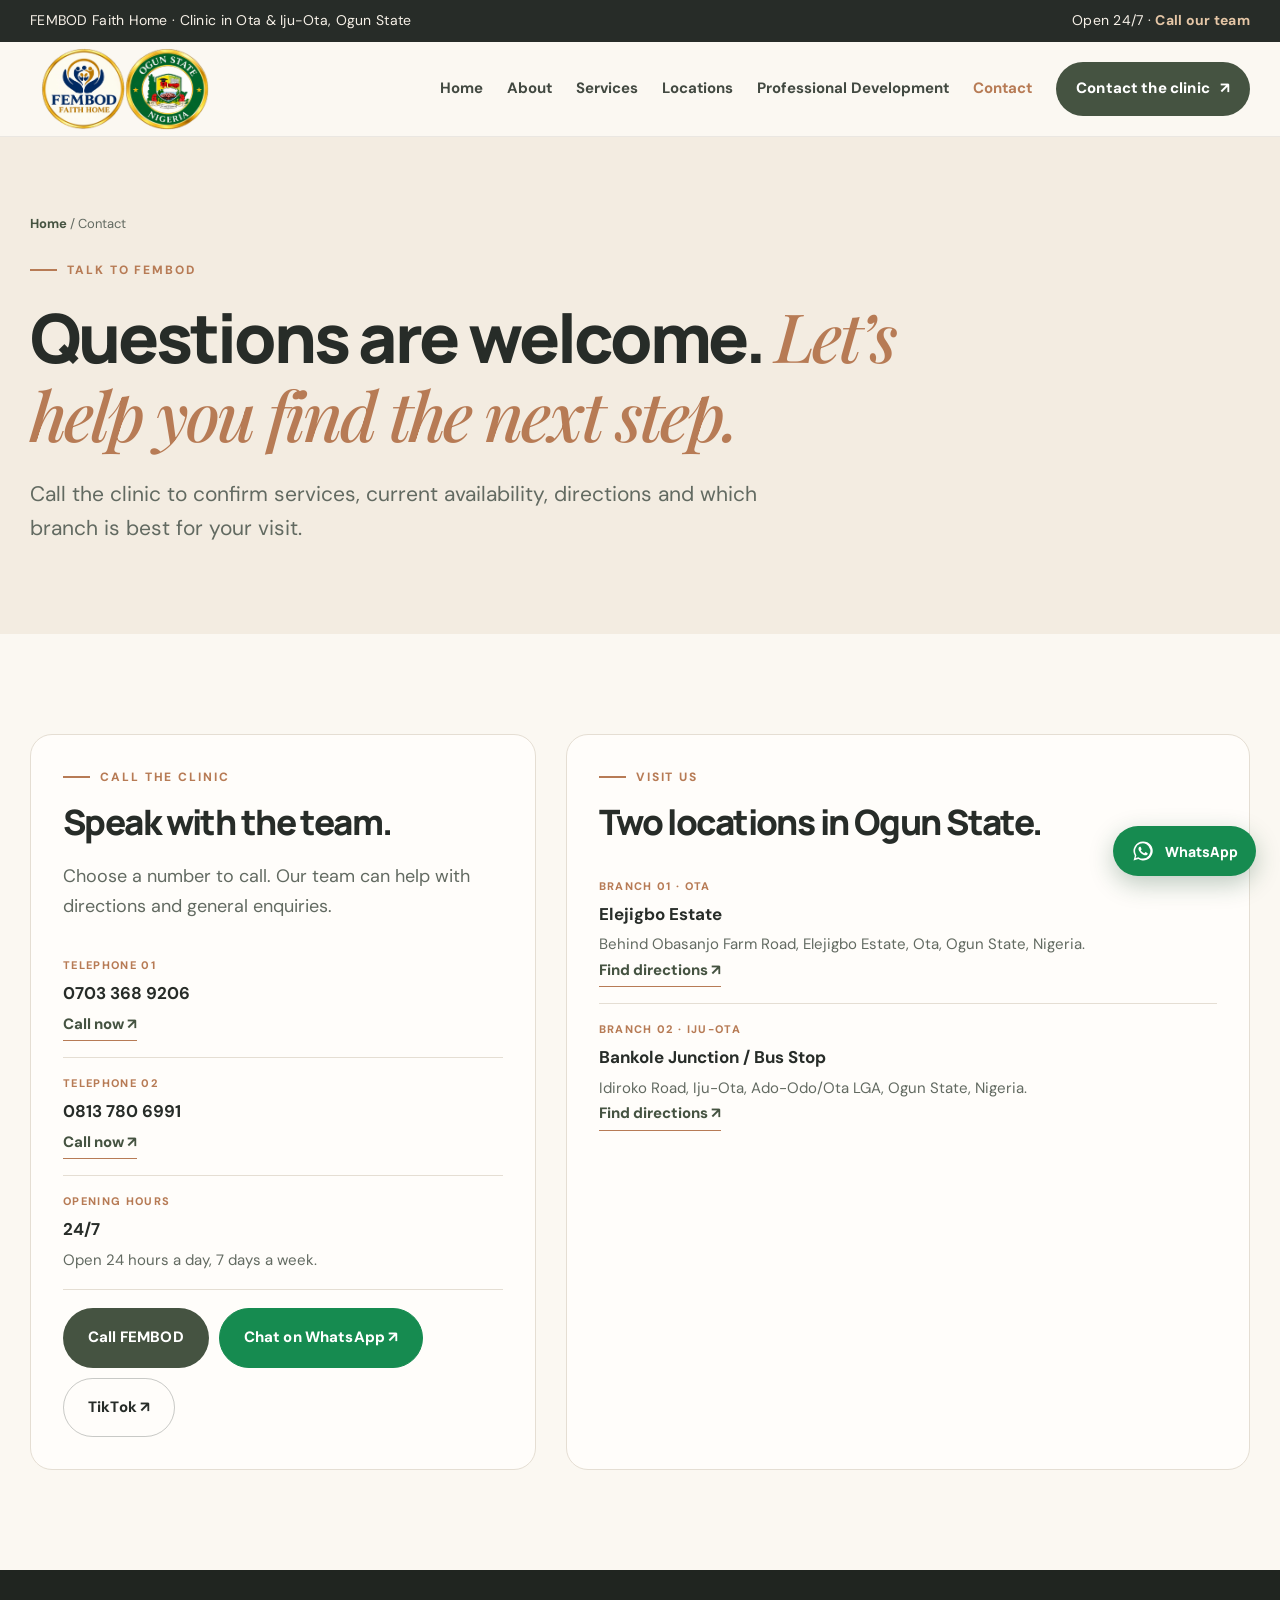
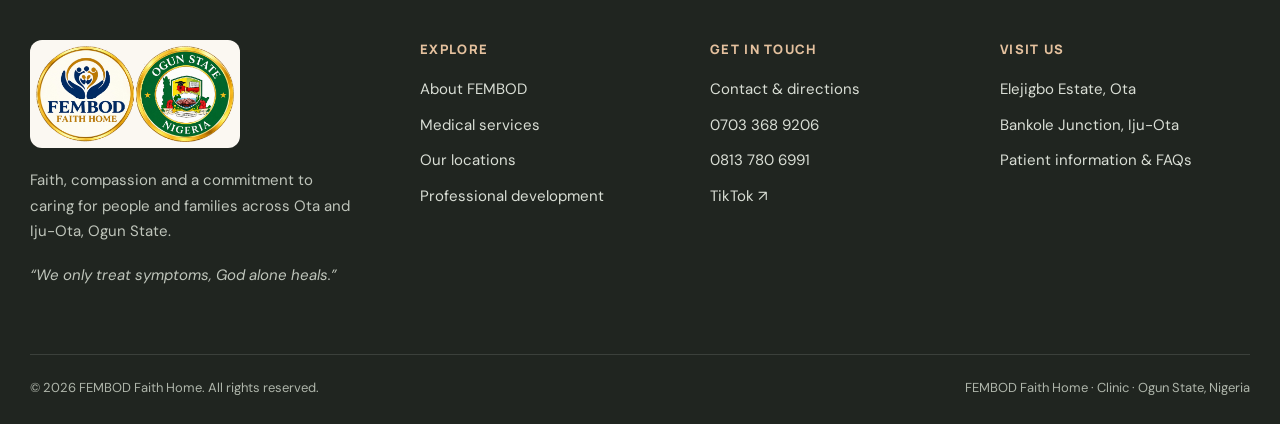
<file: contact.html>
<!doctype html><html lang="en"><head><meta charset="utf-8"><meta name="viewport" content="width=device-width,initial-scale=1"><meta name="theme-color" content="#272c28"><title>Contact FEMBOD Faith Home | Phone, Hours & Directions</title><meta name="description" content="Contact FEMBOD Faith Home in Ota and Iju-Ota, Ogun State. Find phone numbers, 24/7 opening information and directions to both locations."><link rel="icon" href="assets/favicon.svg" type="image/svg+xml"><link rel="stylesheet" href="styles.css"></head><body><div class="topline"><div class="container"><span>FEMBOD Faith Home · Clinic in Ota &amp; Iju-Ota, Ogun State</span><span>Open 24/7 · <a href="tel:+2347033689206">Call our team</a></span></div></div>
<header class="site-header"><div class="container nav-wrap"><a class="brand" href="index.html" aria-label="FEMBOD Faith Home homepage"><img src="assets/fembod-faith-home-ogun-seal.png" alt="FEMBOD Faith Home logo"></a><button type="button" class="menu-toggle" aria-label="Open navigation" aria-expanded="false">☰</button><nav class="nav" aria-label="Main navigation"><a href="index.html" class="">Home</a><a href="about.html" class="">About</a><a href="services.html" class="">Services</a><a href="locations.html" class="">Locations</a><a href="professional-development.html" class="">Professional Development</a><a href="contact.html" class="active">Contact</a><a href="contact.html" class="btn">Contact the clinic <span aria-hidden="true">↗</span></a></nav></div></header>
<main><section class="page-hero"><div class="container"><div class="breadcrumb"><a href="index.html">Home</a> / Contact</div><div class="eyebrow">Talk to FEMBOD</div><h1>Questions are welcome. <span class="display-serif">Let’s help you find the next step.</span></h1><p class="lead">Call the clinic to confirm services, current availability, directions and which branch is best for your visit.</p></div></section>
<section class="section"><div class="container contact-grid"><div class="contact-card"><div class="eyebrow">Call the clinic</div><h2 style="font-size:35px;margin-top:16px">Speak with the team.</h2><p>Choose a number to call. Our team can help with directions and general enquiries.</p><div class="contact-detail"><small>Telephone 01</small><strong><a href="tel:+2347033689206">0703 368 9206</a></strong><p><a class="text-link" href="tel:+2347033689206">Call now ↗</a></p></div><div class="contact-detail"><small>Telephone 02</small><strong><a href="tel:+2348137806991">0813 780 6991</a></strong><p><a class="text-link" href="tel:+2348137806991">Call now ↗</a></p></div><div class="contact-detail"><small>Opening hours</small><strong>24/7</strong><p>Open 24 hours a day, 7 days a week.</p></div><div class="contact-actions"><a class="btn" href="tel:+2347033689206">Call FEMBOD</a><a class="btn whatsapp-inline" href="https://wa.me/2347033689206?text=Hello%20FEMBOD%20Faith%20Home%2C%20I%20would%20like%20to%20make%20an%20enquiry." target="_blank" rel="noopener noreferrer">Chat on WhatsApp ↗</a><a class="btn btn-outline" href="https://www.tiktok.com/@olorioloyede01" target="_blank" rel="noopener">TikTok ↗</a></div></div>
<div class="contact-card"><div class="eyebrow">Visit us</div><h2 style="font-size:35px;margin-top:16px">Two locations in Ogun State.</h2><div class="contact-detail"><small>Branch 01 · Ota</small><strong>Elejigbo Estate</strong><p>Behind Obasanjo Farm Road, Elejigbo Estate, Ota, Ogun State, Nigeria.</p><p><a class="text-link" href="https://www.google.com/maps/search/?api=1&query=Elejigbo+Estate+behind+Obasanjo+Farm+Road+Ota+Ogun+State" target="_blank" rel="noopener">Find directions ↗</a></p></div><div class="contact-detail"><small>Branch 02 · Iju-Ota</small><strong>Bankole Junction / Bus Stop</strong><p>Idiroko Road, Iju-Ota, Ado-Odo/Ota LGA, Ogun State, Nigeria.</p><p><a class="text-link" href="https://www.google.com/maps/search/?api=1&query=Bankole+Junction+Bus+Stop+Idiroko+Road+Iju-Ota+Ogun+State" target="_blank" rel="noopener">Find directions ↗</a></p></div></div></div></section></main><footer class="footer"><div class="container"><div class="footer-grid">
<div><a href="index.html"><img class="footer-logo" src="assets/fembod-faith-home-ogun-seal.png" alt="FEMBOD Faith Home"></a><p>Faith, compassion and a commitment to caring for people and families across Ota and Iju-Ota, Ogun State.</p><p><em>“We only treat symptoms, God alone heals.”</em></p></div>
<div><h4>Explore</h4><div class="footer-links"><a href="about.html">About FEMBOD</a><a href="services.html">Medical services</a><a href="locations.html">Our locations</a><a href="professional-development.html">Professional development</a></div></div>
<div><h4>Get in touch</h4><div class="footer-links"><a href="contact.html">Contact &amp; directions</a><a href="tel:+2347033689206">0703 368 9206</a><a href="tel:+2348137806991">0813 780 6991</a><a href="https://www.tiktok.com/@olorioloyede01" target="_blank" rel="noopener">TikTok ↗</a></div></div>
<div><h4>Visit us</h4><div class="footer-links"><a href="locations.html#ota">Elejigbo Estate, Ota</a><a href="locations.html#ijuota">Bankole Junction, Iju-Ota</a><a href="faq.html">Patient information &amp; FAQs</a></div></div>
</div><div class="footer-bottom"><span>© <span data-year></span> FEMBOD Faith Home. All rights reserved.</span><span>FEMBOD Faith Home · Clinic · Ogun State, Nigeria</span></div></div></footer>
<div class="mobile-call"><a class="btn" href="tel:+2347033689206">Call 0703 368 9206</a><a class="btn btn-copper" href="locations.html">Find a branch</a></div><a class="whatsapp-float" href="https://wa.me/2347033689206?text=Hello%20FEMBOD%20Faith%20Home%2C%20I%20would%20like%20to%20make%20an%20enquiry." target="_blank" rel="noopener noreferrer" aria-label="Chat with FEMBOD Faith Home on WhatsApp" title="Chat with us on WhatsApp"><svg viewBox="0 0 32 32" aria-hidden="true" focusable="false"><path d="M16.02 3.2A12.66 12.66 0 0 0 5.1 22.25L3.4 28.5l6.4-1.68A12.7 12.7 0 1 0 16.02 3.2Zm0 22.96c-2 0-3.95-.54-5.65-1.57l-.4-.24-3.8 1 1.02-3.7-.26-.42a10.2 10.2 0 1 1 9.09 4.93Zm5.6-7.64c-.3-.15-1.78-.88-2.05-.98-.28-.1-.48-.15-.68.15-.2.3-.78.98-.96 1.18-.18.2-.35.22-.65.07-.3-.15-1.27-.47-2.42-1.5-.9-.8-1.5-1.78-1.68-2.08-.18-.3-.02-.46.13-.61.14-.13.3-.35.45-.52.15-.18.2-.3.3-.5.1-.2.05-.38-.03-.53-.08-.15-.68-1.64-.93-2.25-.24-.58-.49-.5-.68-.51h-.58c-.2 0-.53.08-.8.38-.28.3-1.05 1.03-1.05 2.5s1.08 2.9 1.23 3.1c.15.2 2.12 3.24 5.13 4.54.72.31 1.28.5 1.72.64.72.23 1.38.2 1.9.12.58-.09 1.78-.73 2.03-1.43.25-.7.25-1.3.18-1.43-.08-.13-.28-.2-.58-.35Z"/></svg><span>WhatsApp</span></a><script src="script.js"></script></body></html>
</file>
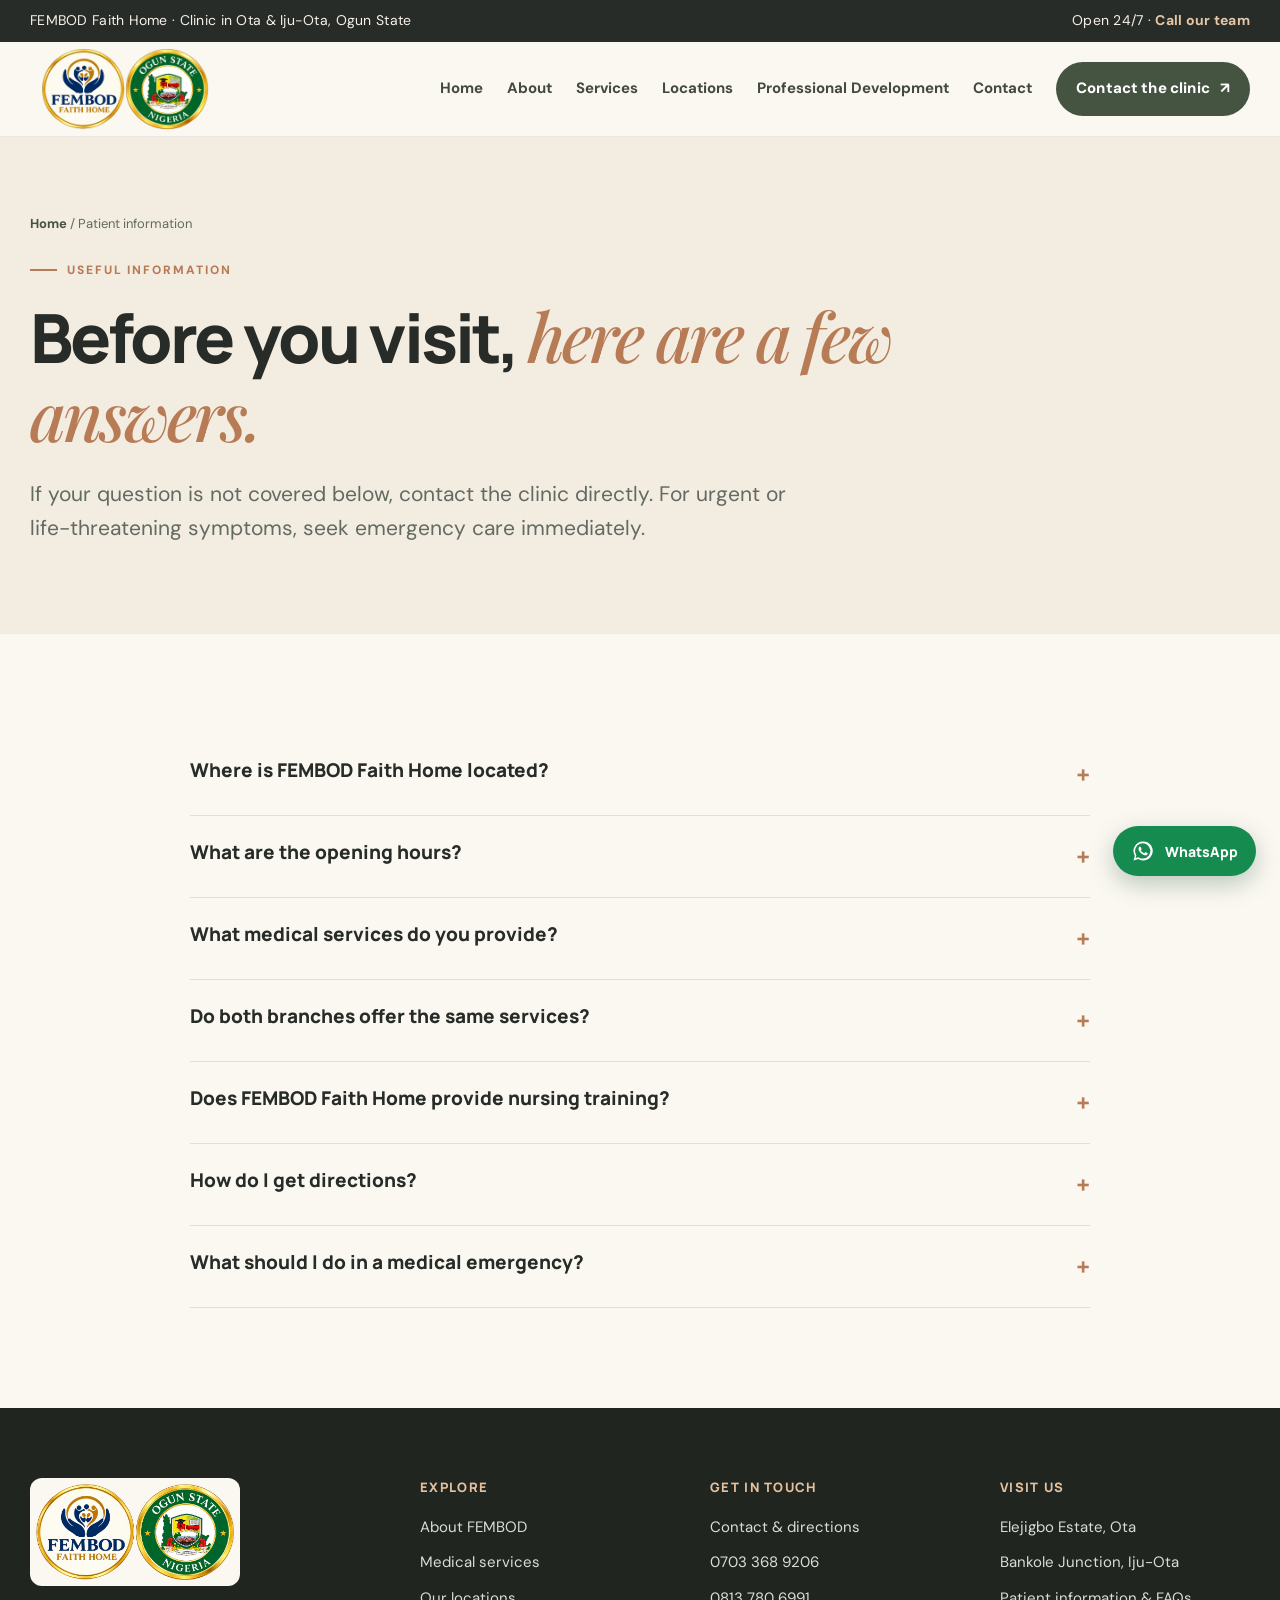
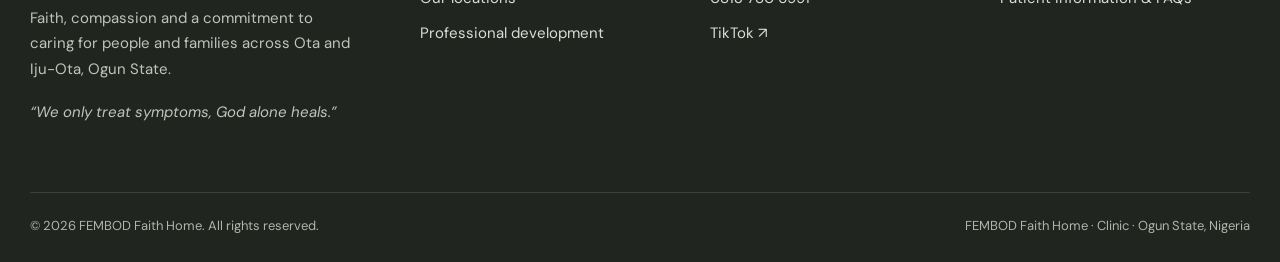
<file: faq.html>
<!doctype html><html lang="en"><head><meta charset="utf-8"><meta name="viewport" content="width=device-width,initial-scale=1"><meta name="theme-color" content="#272c28"><title>Patient Information & FAQs | FEMBOD Faith Home</title><meta name="description" content="Answers to common questions about FEMBOD Faith Home locations, opening hours, service enquiries and professional development."><link rel="icon" href="assets/favicon.svg" type="image/svg+xml"><link rel="stylesheet" href="styles.css"></head><body><div class="topline"><div class="container"><span>FEMBOD Faith Home · Clinic in Ota &amp; Iju-Ota, Ogun State</span><span>Open 24/7 · <a href="tel:+2347033689206">Call our team</a></span></div></div>
<header class="site-header"><div class="container nav-wrap"><a class="brand" href="index.html" aria-label="FEMBOD Faith Home homepage"><img src="assets/fembod-faith-home-ogun-seal.png" alt="FEMBOD Faith Home logo"></a><button type="button" class="menu-toggle" aria-label="Open navigation" aria-expanded="false">☰</button><nav class="nav" aria-label="Main navigation"><a href="index.html" class="">Home</a><a href="about.html" class="">About</a><a href="services.html" class="">Services</a><a href="locations.html" class="">Locations</a><a href="professional-development.html" class="">Professional Development</a><a href="contact.html" class="">Contact</a><a href="contact.html" class="btn">Contact the clinic <span aria-hidden="true">↗</span></a></nav></div></header>
<main><section class="page-hero"><div class="container"><div class="breadcrumb"><a href="index.html">Home</a> / Patient information</div><div class="eyebrow">Useful information</div><h1>Before you visit, <span class="display-serif">here are a few answers.</span></h1><p class="lead">If your question is not covered below, contact the clinic directly. For urgent or life-threatening symptoms, seek emergency care immediately.</p></div></section>
<section class="section"><div class="container faq-list">
<details><summary>Where is FEMBOD Faith Home located?</summary><p>FEMBOD Faith Home has two locations: Elejigbo Estate, behind Obasanjo Farm Road, Ota; and Bankole Junction / Bus Stop, Idiroko Road, Iju-Ota, Ogun State. Visit the Locations page and select “Find directions” for your preferred branch.</p></details>
<details><summary>What are the opening hours?</summary><p>FEMBOD Faith Home is listed as open 24 hours a day, seven days a week. Contact the team before visiting if you have a specific enquiry.</p></details>
<details><summary>What medical services do you provide?</summary><p>Contact FEMBOD Faith Home directly for the latest information about available medical services.</p></details>
<details><summary>Do both branches offer the same services?</summary><p>Service availability may differ by location. Contact the team to find out which branch can assist you.</p></details>
<details><summary>Does FEMBOD Faith Home provide nursing training?</summary><p>Visit the Professional Development page or contact FEMBOD Faith Home for information about current learning opportunities, eligibility and supervision.</p></details>
<details><summary>How do I get directions?</summary><p>Visit the Locations page and select “Find directions” for your preferred branch. You can also contact the clinic if you need help.</p></details>
<details><summary>What should I do in a medical emergency?</summary><p>If someone may be in immediate danger or has severe symptoms, contact an appropriate emergency service or go to the nearest suitable emergency facility. Do not delay urgent care while waiting for a website response.</p></details>
</div></section></main><footer class="footer"><div class="container"><div class="footer-grid">
<div><a href="index.html"><img class="footer-logo" src="assets/fembod-faith-home-ogun-seal.png" alt="FEMBOD Faith Home"></a><p>Faith, compassion and a commitment to caring for people and families across Ota and Iju-Ota, Ogun State.</p><p><em>“We only treat symptoms, God alone heals.”</em></p></div>
<div><h4>Explore</h4><div class="footer-links"><a href="about.html">About FEMBOD</a><a href="services.html">Medical services</a><a href="locations.html">Our locations</a><a href="professional-development.html">Professional development</a></div></div>
<div><h4>Get in touch</h4><div class="footer-links"><a href="contact.html">Contact &amp; directions</a><a href="tel:+2347033689206">0703 368 9206</a><a href="tel:+2348137806991">0813 780 6991</a><a href="https://www.tiktok.com/@olorioloyede01" target="_blank" rel="noopener">TikTok ↗</a></div></div>
<div><h4>Visit us</h4><div class="footer-links"><a href="locations.html#ota">Elejigbo Estate, Ota</a><a href="locations.html#ijuota">Bankole Junction, Iju-Ota</a><a href="faq.html">Patient information &amp; FAQs</a></div></div>
</div><div class="footer-bottom"><span>© <span data-year></span> FEMBOD Faith Home. All rights reserved.</span><span>FEMBOD Faith Home · Clinic · Ogun State, Nigeria</span></div></div></footer>
<div class="mobile-call"><a class="btn" href="tel:+2347033689206">Call 0703 368 9206</a><a class="btn btn-copper" href="locations.html">Find a branch</a></div><a class="whatsapp-float" href="https://wa.me/2347033689206?text=Hello%20FEMBOD%20Faith%20Home%2C%20I%20would%20like%20to%20make%20an%20enquiry." target="_blank" rel="noopener noreferrer" aria-label="Chat with FEMBOD Faith Home on WhatsApp" title="Chat with us on WhatsApp"><svg viewBox="0 0 32 32" aria-hidden="true" focusable="false"><path d="M16.02 3.2A12.66 12.66 0 0 0 5.1 22.25L3.4 28.5l6.4-1.68A12.7 12.7 0 1 0 16.02 3.2Zm0 22.96c-2 0-3.95-.54-5.65-1.57l-.4-.24-3.8 1 1.02-3.7-.26-.42a10.2 10.2 0 1 1 9.09 4.93Zm5.6-7.64c-.3-.15-1.78-.88-2.05-.98-.28-.1-.48-.15-.68.15-.2.3-.78.98-.96 1.18-.18.2-.35.22-.65.07-.3-.15-1.27-.47-2.42-1.5-.9-.8-1.5-1.78-1.68-2.08-.18-.3-.02-.46.13-.61.14-.13.3-.35.45-.52.15-.18.2-.3.3-.5.1-.2.05-.38-.03-.53-.08-.15-.68-1.64-.93-2.25-.24-.58-.49-.5-.68-.51h-.58c-.2 0-.53.08-.8.38-.28.3-1.05 1.03-1.05 2.5s1.08 2.9 1.23 3.1c.15.2 2.12 3.24 5.13 4.54.72.31 1.28.5 1.72.64.72.23 1.38.2 1.9.12.58-.09 1.78-.73 2.03-1.43.25-.7.25-1.3.18-1.43-.08-.13-.28-.2-.58-.35Z"/></svg><span>WhatsApp</span></a><script src="script.js"></script></body></html>
</file>
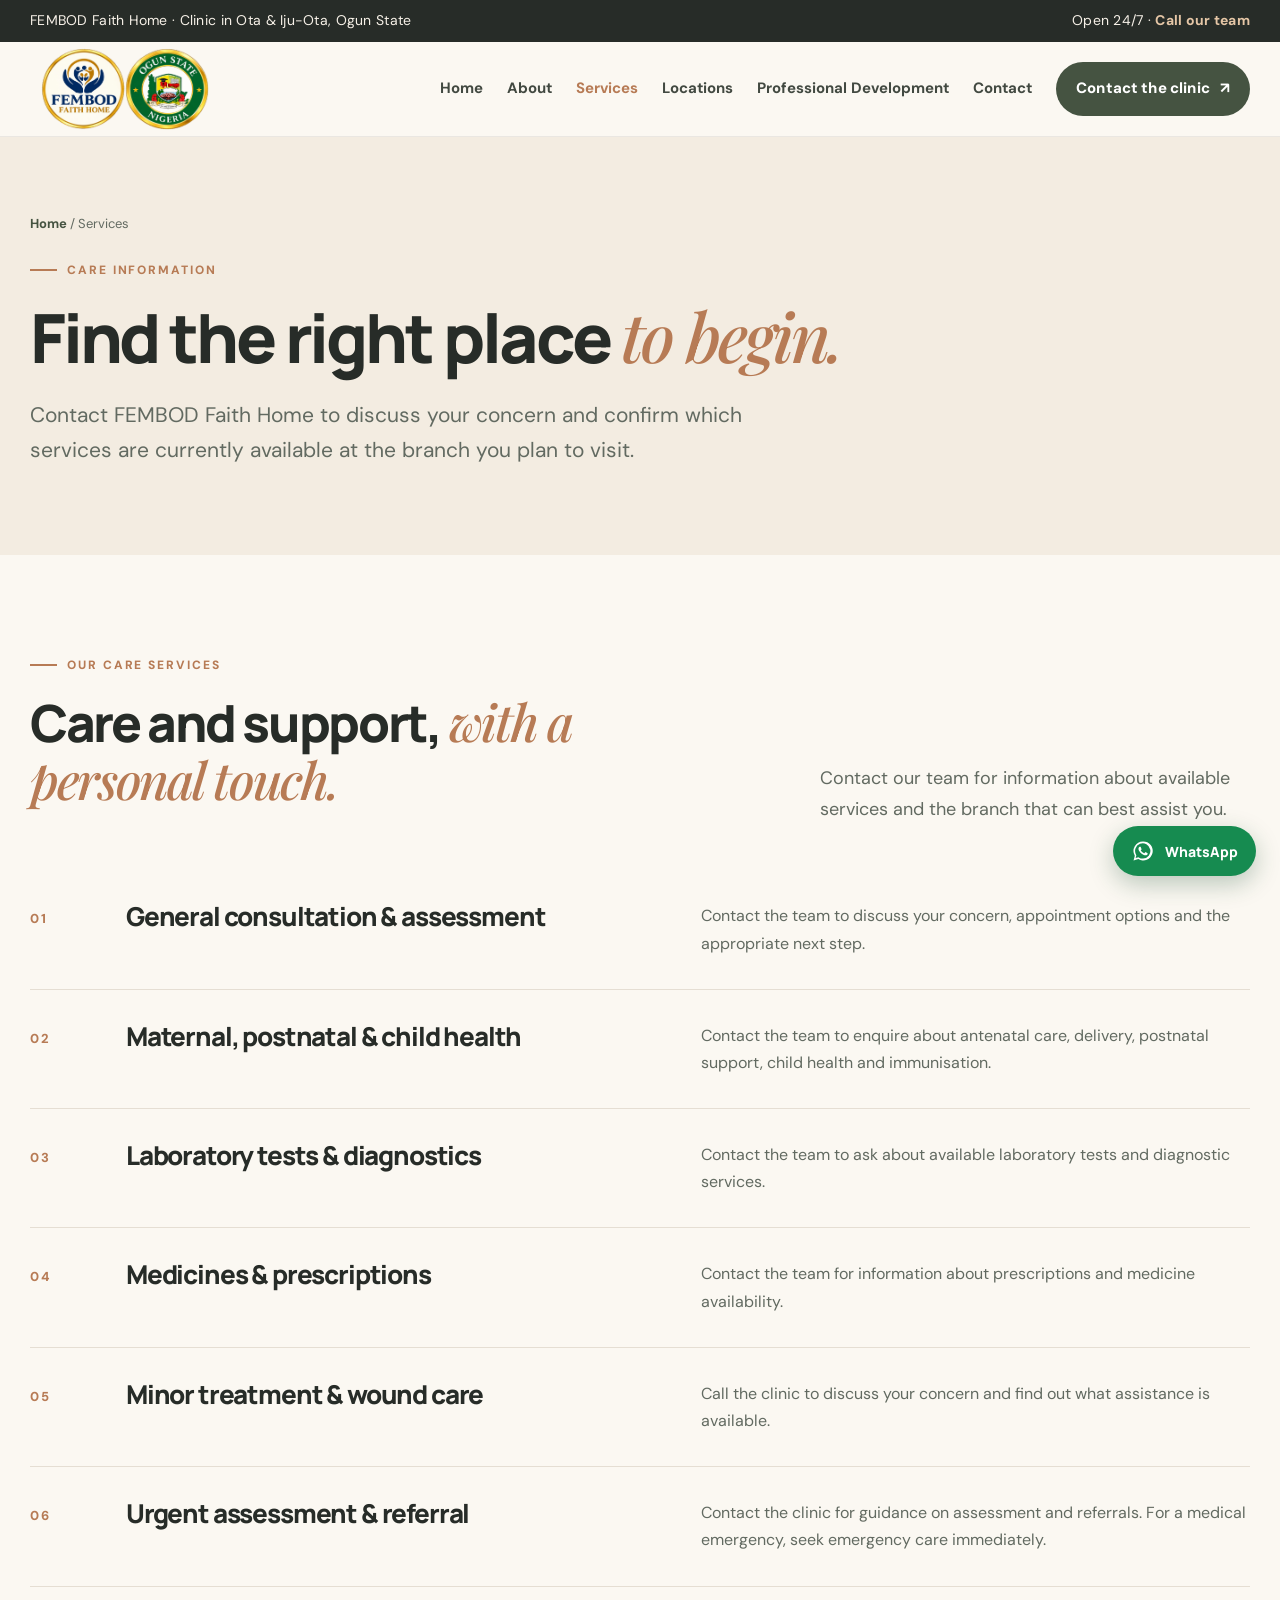
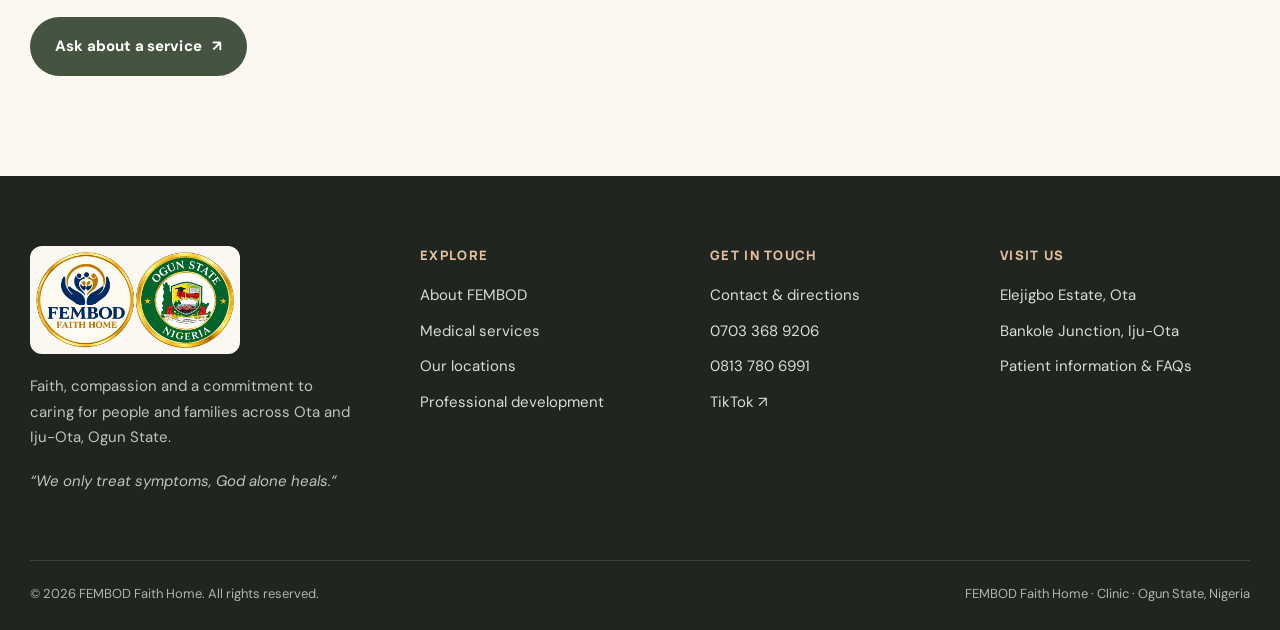
<file: services.html>
<!doctype html><html lang="en"><head><meta charset="utf-8"><meta name="viewport" content="width=device-width,initial-scale=1"><meta name="theme-color" content="#272c28"><title>Medical Services Information | FEMBOD Faith Home</title><meta name="description" content="Explore common healthcare areas to enquire about at FEMBOD Faith Home in Ota and Iju-Ota. Contact the clinic to confirm current service availability."><link rel="icon" href="assets/favicon.svg" type="image/svg+xml"><link rel="stylesheet" href="styles.css"></head><body><div class="topline"><div class="container"><span>FEMBOD Faith Home · Clinic in Ota &amp; Iju-Ota, Ogun State</span><span>Open 24/7 · <a href="tel:+2347033689206">Call our team</a></span></div></div>
<header class="site-header"><div class="container nav-wrap"><a class="brand" href="index.html" aria-label="FEMBOD Faith Home homepage"><img src="assets/fembod-faith-home-ogun-seal.png" alt="FEMBOD Faith Home logo"></a><button type="button" class="menu-toggle" aria-label="Open navigation" aria-expanded="false">☰</button><nav class="nav" aria-label="Main navigation"><a href="index.html" class="">Home</a><a href="about.html" class="">About</a><a href="services.html" class="active">Services</a><a href="locations.html" class="">Locations</a><a href="professional-development.html" class="">Professional Development</a><a href="contact.html" class="">Contact</a><a href="contact.html" class="btn">Contact the clinic <span aria-hidden="true">↗</span></a></nav></div></header>
<main><section class="page-hero"><div class="container"><div class="breadcrumb"><a href="index.html">Home</a> / Services</div><div class="eyebrow">Care information</div><h1>Find the right place <span class="display-serif">to begin.</span></h1><p class="lead">Contact FEMBOD Faith Home to discuss your concern and confirm which services are currently available at the branch you plan to visit.</p></div></section>
<section class="section"><div class="container"><div class="section-head"><div><div class="eyebrow">Our care services</div><h2>Care and support, <span class="display-serif">with a personal touch.</span></h2></div><p>Contact our team for information about available services and the branch that can best assist you.</p></div>
<div class="service-row"><div class="num">01</div><h3>General consultation &amp; assessment</h3><p>Contact the team to discuss your concern, appointment options and the appropriate next step.</p></div>
<div class="service-row" id="family-health"><div class="num">02</div><h3>Maternal, postnatal &amp; child health</h3><p>Contact the team to enquire about antenatal care, delivery, postnatal support, child health and immunisation.</p></div>
<div class="service-row"><div class="num">03</div><h3>Laboratory tests &amp; diagnostics</h3><p>Contact the team to ask about available laboratory tests and diagnostic services.</p></div>
<div class="service-row"><div class="num">04</div><h3>Medicines &amp; prescriptions</h3><p>Contact the team for information about prescriptions and medicine availability.</p></div>
<div class="service-row"><div class="num">05</div><h3>Minor treatment &amp; wound care</h3><p>Call the clinic to discuss your concern and find out what assistance is available.</p></div>
<div class="service-row"><div class="num">06</div><h3>Urgent assessment &amp; referral</h3><p>Contact the clinic for guidance on assessment and referrals. For a medical emergency, seek emergency care immediately.</p></div>

<div class="spacer-top"><a class="btn" href="contact.html">Ask about a service <span>↗</span></a></div></div></section></main><footer class="footer"><div class="container"><div class="footer-grid">
<div><a href="index.html"><img class="footer-logo" src="assets/fembod-faith-home-ogun-seal.png" alt="FEMBOD Faith Home"></a><p>Faith, compassion and a commitment to caring for people and families across Ota and Iju-Ota, Ogun State.</p><p><em>“We only treat symptoms, God alone heals.”</em></p></div>
<div><h4>Explore</h4><div class="footer-links"><a href="about.html">About FEMBOD</a><a href="services.html">Medical services</a><a href="locations.html">Our locations</a><a href="professional-development.html">Professional development</a></div></div>
<div><h4>Get in touch</h4><div class="footer-links"><a href="contact.html">Contact &amp; directions</a><a href="tel:+2347033689206">0703 368 9206</a><a href="tel:+2348137806991">0813 780 6991</a><a href="https://www.tiktok.com/@olorioloyede01" target="_blank" rel="noopener">TikTok ↗</a></div></div>
<div><h4>Visit us</h4><div class="footer-links"><a href="locations.html#ota">Elejigbo Estate, Ota</a><a href="locations.html#ijuota">Bankole Junction, Iju-Ota</a><a href="faq.html">Patient information &amp; FAQs</a></div></div>
</div><div class="footer-bottom"><span>© <span data-year></span> FEMBOD Faith Home. All rights reserved.</span><span>FEMBOD Faith Home · Clinic · Ogun State, Nigeria</span></div></div></footer>
<div class="mobile-call"><a class="btn" href="tel:+2347033689206">Call 0703 368 9206</a><a class="btn btn-copper" href="locations.html">Find a branch</a></div><a class="whatsapp-float" href="https://wa.me/2347033689206?text=Hello%20FEMBOD%20Faith%20Home%2C%20I%20would%20like%20to%20make%20an%20enquiry." target="_blank" rel="noopener noreferrer" aria-label="Chat with FEMBOD Faith Home on WhatsApp" title="Chat with us on WhatsApp"><svg viewBox="0 0 32 32" aria-hidden="true" focusable="false"><path d="M16.02 3.2A12.66 12.66 0 0 0 5.1 22.25L3.4 28.5l6.4-1.68A12.7 12.7 0 1 0 16.02 3.2Zm0 22.96c-2 0-3.95-.54-5.65-1.57l-.4-.24-3.8 1 1.02-3.7-.26-.42a10.2 10.2 0 1 1 9.09 4.93Zm5.6-7.64c-.3-.15-1.78-.88-2.05-.98-.28-.1-.48-.15-.68.15-.2.3-.78.98-.96 1.18-.18.2-.35.22-.65.07-.3-.15-1.27-.47-2.42-1.5-.9-.8-1.5-1.78-1.68-2.08-.18-.3-.02-.46.13-.61.14-.13.3-.35.45-.52.15-.18.2-.3.3-.5.1-.2.05-.38-.03-.53-.08-.15-.68-1.64-.93-2.25-.24-.58-.49-.5-.68-.51h-.58c-.2 0-.53.08-.8.38-.28.3-1.05 1.03-1.05 2.5s1.08 2.9 1.23 3.1c.15.2 2.12 3.24 5.13 4.54.72.31 1.28.5 1.72.64.72.23 1.38.2 1.9.12.58-.09 1.78-.73 2.03-1.43.25-.7.25-1.3.18-1.43-.08-.13-.28-.2-.58-.35Z"/></svg><span>WhatsApp</span></a><script src="script.js"></script></body></html>
</file>
<file: styles.css>
@import url('https://fonts.googleapis.com/css2?family=DM+Sans:wght@400;500;600;700&family=Manrope:wght@400;500;600;700;800&family=Playfair+Display:wght@500;600;700&display=swap');
:root{--ink:#272c28;--muted:#626a61;--paper:#fbf8f2;--cream:#f3ece1;--white:#fffdfa;--olive:#6b7863;--olive-dark:#455341;--copper:#b77b55;--copper-light:#e5c6a6;--line:#e5ded3;--shadow:0 22px 65px rgba(39,44,40,.10);--radius:24px;--max:1220px}
*{box-sizing:border-box}html{scroll-behavior:smooth;scroll-padding-top:110px}body{margin:0;background:var(--paper);color:var(--ink);font-family:'DM Sans',Arial,sans-serif;font-size:18px;line-height:1.7;-webkit-font-smoothing:antialiased}img{max-width:100%;display:block}a{color:inherit;text-decoration:none}button,input,textarea,select{font:inherit}button,a{ -webkit-tap-highlight-color:transparent}a:focus-visible,button:focus-visible{outline:3px solid var(--copper);outline-offset:4px}.container{width:min(var(--max),calc(100% - 48px));margin-inline:auto}
.topline{background:var(--ink);color:#f7f1e8;font-size:14px;letter-spacing:.02em}.topline .container{display:flex;justify-content:space-between;gap:18px;align-items:center;padding:9px 0}.topline a{color:#e5c6a6;font-weight:700}
.site-header{position:sticky;top:0;z-index:20;background:rgba(251,248,242,.96);backdrop-filter:blur(16px);border-bottom:1px solid rgba(39,44,40,.08)}.nav-wrap{min-height:94px;display:flex;align-items:center;justify-content:space-between;gap:24px}.brand img{width:190px;height:auto;max-height:82px;object-fit:contain}.nav{display:flex;align-items:center;gap:24px;font-size:15px;font-weight:700}.nav a:not(.btn){color:#424941}.nav a.active,.nav a:hover{color:var(--copper)}.nav .btn{padding:13px 19px}.menu-toggle{display:none;border:1px solid var(--line);background:var(--white);border-radius:12px;padding:10px 13px;font-size:22px;color:var(--ink)}
.btn{display:inline-flex;align-items:center;justify-content:center;gap:10px;border:1px solid transparent;background:var(--olive-dark);color:white;padding:16px 24px;border-radius:999px;font-weight:800;font-size:15px;letter-spacing:.01em;transition:transform .2s,background .2s;cursor:pointer}.btn:hover{transform:translateY(-2px);background:#303d2e}.btn-copper{background:var(--copper);color:#fff}.btn-copper:hover{background:#98603f}.btn-outline{background:transparent;border-color:rgba(39,44,40,.25);color:var(--ink)}.btn-outline:hover{background:var(--cream)}.btn-light{background:var(--white);color:var(--ink)}.btn-light:hover{background:#f1e5d6}.eyebrow{display:flex;align-items:center;gap:10px;text-transform:uppercase;letter-spacing:.16em;font-size:12px;font-weight:800;color:var(--copper)}.eyebrow:before{content:"";width:27px;height:2px;background:var(--copper)}
h1,h2,h3,h4{font-family:'Manrope',sans-serif;line-height:1.13;letter-spacing:-.045em;margin:0 0 18px}h1{font-size:clamp(42px,5.7vw,76px);font-weight:800}h2{font-size:clamp(34px,4vw,53px);font-weight:800}h3{font-size:25px;font-weight:800}p{margin:0 0 18px;color:var(--muted)}.display-serif{font-family:'Playfair Display',Georgia,serif;font-weight:500;font-style:italic;color:var(--copper)}.lead{font-size:21px;line-height:1.65;max-width:650px}.section{padding:100px 0}.section-tight{padding:68px 0}.section-head{display:flex;align-items:end;justify-content:space-between;gap:34px;margin-bottom:42px}.section-head>p{max-width:430px;margin-bottom:4px}.section-head h2{max-width:720px}.section-head .eyebrow{margin-bottom:17px}
.hero{position:relative;overflow:hidden;padding:58px 0 88px;background:var(--cream)}.hero:before{content:"";position:absolute;right:-150px;top:-230px;width:580px;height:580px;border:1px solid rgba(183,123,85,.22);border-radius:50%;box-shadow:0 0 0 55px rgba(183,123,85,.035),0 0 0 110px rgba(183,123,85,.025)}.hero-grid{position:relative;display:grid;grid-template-columns:1.02fr .98fr;gap:56px;align-items:center}.hero-copy{padding:28px 0}.hero-copy .eyebrow{margin-bottom:24px}.hero h1{max-width:700px}.hero h1 span{display:block}.hero-copy .lead{margin:24px 0 30px}.hero-actions{display:flex;flex-wrap:wrap;gap:12px}.hero-note{display:flex;gap:13px;align-items:center;margin-top:32px;font-size:14px;color:var(--muted)}.hero-note strong{color:var(--ink)}.hero-note .dot{width:10px;height:10px;border-radius:50%;background:#718467;box-shadow:0 0 0 5px #dce3d5}
.hero-visual{position:relative;min-height:550px}.hero-photo{position:absolute;inset:0 25px 26px 0;overflow:hidden;border-radius:46% 46% 26px 26px;background:#d7d1c4;box-shadow:var(--shadow)}.hero-photo img{width:100%;height:100%;object-fit:cover;object-position:center}.hero-photo:after{content:"";position:absolute;inset:0;background:linear-gradient(180deg,transparent 55%,rgba(25,32,26,.42))}.hero-photo-label{position:absolute;z-index:2;left:35px;bottom:55px;color:#fff;max-width:300px}.hero-photo-label span{display:block;font-size:12px;text-transform:uppercase;letter-spacing:.16em;color:#f0d7bc;font-weight:800;margin-bottom:8px}.hero-photo-label strong{font:600 30px/1.2 'Playfair Display',Georgia,serif}.floating-card{position:absolute;right:0;bottom:0;background:var(--white);padding:22px 24px;border-radius:18px;box-shadow:var(--shadow);max-width:250px;border:1px solid rgba(39,44,40,.05)}.floating-card b{display:block;font:800 28px 'Manrope',sans-serif;color:var(--olive-dark)}.floating-card span{display:block;color:var(--muted);font-size:14px;line-height:1.5}
.trust-row{background:var(--olive-dark);color:#fff}.trust-grid{display:grid;grid-template-columns:repeat(3,1fr)}.trust-item{padding:28px 32px;border-right:1px solid rgba(255,255,255,.15);display:flex;gap:16px;align-items:center}.trust-item:last-child{border:0}.trust-icon{width:44px;height:44px;display:grid;place-items:center;border-radius:50%;background:rgba(255,255,255,.12);font-size:21px;color:#f1d4b6;flex-shrink:0}.trust-item strong{display:block;font-size:16px}.trust-item span{display:block;font-size:13px;color:#d7ded3}
.split{display:grid;grid-template-columns:1fr 1fr;gap:75px;align-items:center}.image-stack{position:relative;padding:0 44px 40px 0}.image-stack .main-image{height:570px;width:100%;object-fit:cover;border-radius:22px}.image-stack .small-image{position:absolute;right:0;bottom:0;width:44%;height:230px;object-fit:cover;border:9px solid var(--paper);border-radius:20px}.image-caption{position:absolute;left:24px;bottom:68px;background:var(--white);padding:16px 20px;border-radius:14px;box-shadow:var(--shadow);max-width:245px}.image-caption strong{display:block;font:800 17px 'Manrope',sans-serif}.image-caption span{font-size:13px;color:var(--muted)}
.check-list{list-style:none;margin:26px 0 30px;padding:0;display:grid;gap:14px}.check-list li{display:flex;gap:12px;align-items:flex-start;color:#4f584e}.check-list li:before{content:"✓";display:grid;place-items:center;flex:0 0 25px;height:25px;border-radius:50%;background:#e3e8dd;color:var(--olive-dark);font-size:13px;font-weight:900;margin-top:2px}
.card-grid{display:grid;grid-template-columns:repeat(3,1fr);gap:20px}.feature-card{background:var(--white);border:1px solid var(--line);border-radius:20px;padding:30px;transition:transform .22s,box-shadow .22s}.feature-card:hover{transform:translateY(-5px);box-shadow:var(--shadow)}.feature-icon{width:52px;height:52px;border-radius:16px;background:#e9eee5;color:var(--olive-dark);display:grid;place-items:center;font-size:24px;margin-bottom:25px}.feature-card .number{font-size:12px;font-weight:800;letter-spacing:.12em;color:var(--copper)}.feature-card h3{margin-top:12px;font-size:23px}.feature-card p{font-size:16px;line-height:1.7}.text-link{display:inline-flex;gap:8px;align-items:center;font-weight:800;font-size:15px;color:var(--olive-dark);border-bottom:1px solid var(--copper);padding-bottom:3px}
.location-band{background:#eee5d8}.location-grid{display:grid;grid-template-columns:1fr 1fr;gap:24px}.location-card{background:var(--white);border-radius:24px;overflow:hidden;border:1px solid #e1d6c7;display:grid;grid-template-columns:.8fr 1.2fr;min-height:290px}.location-card img{height:100%;width:100%;object-fit:cover}.location-content{padding:27px}.location-content .eyebrow{font-size:10px;margin-bottom:13px}.location-content h3{font-size:23px}.location-content p{font-size:15px;line-height:1.6}.location-content .text-link{margin-top:5px}
.quote-band{background:var(--ink);color:white;text-align:center;padding:84px 0}.quote-band .eyebrow{justify-content:center;color:#e1b993}.quote-band blockquote{max-width:900px;margin:22px auto 18px;font:500 clamp(32px,4.3vw,54px)/1.25 'Playfair Display',Georgia,serif;letter-spacing:-.025em}.quote-band p{color:#d0d2ca;margin:0}.quote-band .eyebrow:before{background:#e1b993}
.cta-panel{display:flex;justify-content:space-between;align-items:center;gap:30px;background:var(--olive-dark);color:white;border-radius:26px;padding:45px 50px}.cta-panel h2{font-size:clamp(30px,3vw,42px);max-width:700px}.cta-panel p{color:#d7ded3;margin-bottom:0}.cta-panel .eyebrow{color:#e6c6a5;margin-bottom:12px}.cta-panel .eyebrow:before{background:#e6c6a5}
.page-hero{padding:76px 0 70px;background:var(--cream);position:relative;overflow:hidden}.page-hero .container{position:relative}.page-hero h1{max-width:900px;font-size:clamp(42px,5.3vw,68px);margin:17px 0 22px}.page-hero .lead{max-width:760px}.breadcrumb{font-size:13px;color:var(--muted);margin-bottom:25px}.breadcrumb a{color:var(--olive-dark);font-weight:700}
.service-row{display:grid;grid-template-columns:70px 1fr 1fr;gap:26px;padding:32px 0;border-bottom:1px solid var(--line);align-items:start}.service-row:first-child{border-top:1px solid var(--line)}.service-row .num{font-size:13px;letter-spacing:.12em;font-weight:800;color:var(--copper);padding-top:6px}.service-row h3{margin:0;font-size:26px}.service-row p{font-size:16px;margin:0}.notice{display:flex;gap:16px;padding:22px 24px;border:1px solid #dfd4c4;background:#f4ecdf;border-radius:15px;color:var(--muted);font-size:15px;margin-top:28px}.notice strong{color:var(--ink)}.notice p{margin:0;font-size:15px}.notice .bang{font-weight:900;color:var(--copper);font-size:20px}
.training-hero{background:var(--ink);color:#fff}.training-hero .container{display:grid;grid-template-columns:1.05fr .95fr;gap:60px;align-items:center}.training-hero .eyebrow{color:#e5bd99}.training-hero h1{color:#fff}.training-hero p{color:#d7d8d0}.training-hero .eyebrow:before{background:#e5bd99}.training-image{height:510px;border-radius:24px;overflow:hidden;position:relative}.training-image img{width:100%;height:100%;object-fit:cover}.training-image:after{content:"";position:absolute;inset:0;background:linear-gradient(0deg,rgba(26,31,26,.42),transparent 65%)}.training-image .image-tag{position:absolute;z-index:1;left:24px;bottom:22px;background:rgba(255,253,250,.95);color:var(--ink);padding:12px 16px;border-radius:10px;font-size:13px;font-weight:800}
.steps{display:grid;grid-template-columns:repeat(3,1fr);gap:20px;counter-reset:steps}.step-card{counter-increment:steps;padding:28px;border-radius:20px;background:var(--white);border:1px solid var(--line)}.step-card:before{content:"0" counter(steps);display:block;font:800 15px 'Manrope',sans-serif;color:var(--copper);margin-bottom:20px}.step-card h3{font-size:22px}.step-card p{font-size:16px;margin-bottom:0}
.faq-list{max-width:900px;margin:0 auto}.faq-list details{border-bottom:1px solid var(--line);padding:23px 0}.faq-list summary{cursor:pointer;list-style:none;display:flex;justify-content:space-between;gap:24px;font:800 19px 'Manrope',sans-serif}.faq-list summary::-webkit-details-marker{display:none}.faq-list summary:after{content:"+";font-size:25px;color:var(--copper)}.faq-list details[open] summary:after{content:"−"}.faq-list details p{margin:17px 35px 0 0;font-size:16px}
.contact-grid{display:grid;grid-template-columns:.85fr 1.15fr;gap:30px}.contact-card{background:var(--white);border:1px solid var(--line);border-radius:22px;padding:32px}.contact-card h3{font-size:24px}.contact-detail{padding:16px 0;border-bottom:1px solid var(--line)}.contact-detail:last-child{border-bottom:0}.contact-detail small{display:block;color:var(--copper);font-size:11px;text-transform:uppercase;letter-spacing:.12em;font-weight:800}.contact-detail strong{display:block;font-size:17px;margin:4px 0}.contact-detail p{font-size:15px;margin:0}.contact-actions{display:flex;flex-wrap:wrap;gap:10px;margin-top:18px}
.footer{background:#202520;color:#f6f0e7;padding:70px 0 25px}.footer-grid{display:grid;grid-template-columns:1.4fr 1fr 1fr 1fr;gap:40px;padding-bottom:48px}.footer-logo{width:210px;height:auto;max-height:110px;object-fit:contain;background:#fbf8f2;border-radius:12px;padding:5px;margin-bottom:20px}.footer p{color:#bfc5bb;font-size:15px;max-width:330px}.footer h4{font:800 13px 'Manrope',sans-serif;letter-spacing:.1em;text-transform:uppercase;color:#e4c19e;margin-bottom:19px}.footer-links{display:grid;gap:10px}.footer-links a{font-size:15px;color:#d9ded5}.footer-links a:hover{color:#e4c19e}.footer-bottom{border-top:1px solid rgba(255,255,255,.12);padding-top:22px;display:flex;justify-content:space-between;gap:20px;font-size:13px;color:#aeb5aa}.footer-bottom a{color:#e4c19e}
.mobile-call{display:none}.muted-small{font-size:14px;color:var(--muted)}.center{text-align:center}.center .eyebrow{justify-content:center}.center .eyebrow:before{display:none}.max-copy{max-width:800px;margin-inline:auto}.spacer-top{margin-top:30px}.tag{display:inline-flex;background:#e5ebdf;color:#465440;border-radius:99px;padding:7px 12px;font-size:12px;font-weight:800;letter-spacing:.04em}
@media(max-width:1050px){.nav{gap:14px;font-size:14px}.brand img{width:245px}.hero-grid{gap:35px}.hero-visual{min-height:490px}.location-card{grid-template-columns:1fr}.location-card img{height:180px}.location-content{padding:22px}.footer-grid{grid-template-columns:1.4fr 1fr 1fr}.footer-grid>div:last-child{grid-column:2/4}}
@media(max-width:800px){body{font-size:17px}.container{width:min(var(--max),calc(100% - 36px))}.topline .container{font-size:12px;align-items:flex-start}.nav-wrap{min-height:78px}.brand img{width:160px;max-height:70px}.menu-toggle{display:block}.nav{display:none;position:absolute;top:100%;left:0;right:0;padding:18px;background:var(--paper);border-bottom:1px solid var(--line);box-shadow:0 15px 30px rgba(39,44,40,.08);align-items:stretch;gap:0;flex-direction:column}.nav.open{display:flex}.nav a{padding:13px 10px;border-bottom:1px solid var(--line)}.nav a.btn{margin-top:12px;border-bottom:0}.hero{padding:40px 0 55px}.hero-grid,.split,.training-hero .container{grid-template-columns:1fr;gap:35px}.hero-copy{padding:5px 0}.hero h1{font-size:clamp(42px,11vw,62px)}.hero-copy .lead{font-size:19px}.hero-visual{min-height:460px}.hero-photo{inset:0 18px 22px 0}.floating-card{max-width:220px;padding:18px}.floating-card b{font-size:24px}.section{padding:70px 0}.section-tight{padding:50px 0}.section-head{display:block;margin-bottom:30px}.section-head>p{margin-top:18px}.trust-grid{grid-template-columns:1fr}.trust-item{border-right:0;border-bottom:1px solid rgba(255,255,255,.15);padding:19px 5px}.trust-item:last-child{border-bottom:0}.image-stack{padding:0 25px 25px 0}.image-stack .main-image{height:420px}.image-stack .small-image{height:170px;border-width:6px}.image-caption{bottom:50px;left:12px;padding:12px 14px;max-width:200px}.card-grid{grid-template-columns:1fr 1fr}.feature-card{padding:23px}.feature-card h3{font-size:21px}.location-grid{grid-template-columns:1fr}.location-card{grid-template-columns:.75fr 1.25fr}.location-card img{height:100%}.cta-panel{display:block;padding:32px 27px}.cta-panel .btn{margin-top:22px}.page-hero{padding:55px 0}.service-row{grid-template-columns:42px 1fr;gap:14px}.service-row p{grid-column:2}.training-hero .container{gap:35px}.training-image{height:390px}.steps{grid-template-columns:1fr}.contact-grid{grid-template-columns:1fr}.footer-grid{grid-template-columns:1fr 1fr;gap:30px}.footer-grid>div:first-child{grid-column:1/-1}.footer-grid>div:last-child{grid-column:auto}.footer-logo{width:190px;max-height:100px}.mobile-call{display:flex;position:fixed;z-index:25;bottom:0;left:0;right:0;background:var(--white);padding:10px 14px calc(10px + env(safe-area-inset-bottom));box-shadow:0 -8px 25px rgba(39,44,40,.12);gap:10px;border-top:1px solid var(--line)}.mobile-call .btn{flex:1;padding:13px 12px;font-size:14px}.footer{padding-bottom:95px}.footer-bottom{display:block}.footer-bottom span{display:block;margin-bottom:8px}}
@media(max-width:500px){.container{width:calc(100% - 30px)}.topline .container{display:block}.topline .container span{display:block}.brand img{width:205px}.hero-actions .btn{width:100%}.hero-visual{min-height:400px}.hero-photo-label{left:22px;bottom:35px}.hero-photo-label strong{font-size:25px}.floating-card{right:0;max-width:190px;padding:14px}.floating-card b{font-size:21px}.card-grid{grid-template-columns:1fr}.feature-card{padding:26px}.location-card{grid-template-columns:1fr}.location-card img{height:200px}.location-content{padding:25px}.quote-band{padding:62px 0}.image-stack .main-image{height:360px}.image-stack .small-image{height:135px}.footer-grid{grid-template-columns:1fr}.footer-grid>div:first-child,.footer-grid>div:last-child{grid-column:auto}.page-hero h1{font-size:42px}.service-row h3{font-size:22px}}
@media(prefers-reduced-motion:reduce){html{scroll-behavior:auto}*,*:before,*:after{transition:none!important}}


/* WhatsApp contact access: site-wide floating shortcut */
.whatsapp-float{position:fixed;right:24px;bottom:24px;z-index:40;display:inline-flex;align-items:center;gap:10px;padding:13px 18px;border-radius:999px;background:#168b50;color:#fff;text-decoration:none;font:800 14px 'Manrope',sans-serif;box-shadow:0 8px 24px rgba(20,75,46,.28);transition:transform .2s ease,background .2s ease}
.whatsapp-float:hover{background:#0f7541;transform:translateY(-2px);color:#fff}
.whatsapp-float:focus-visible{outline:3px solid #f4c95d;outline-offset:3px}
.whatsapp-float svg{width:24px;height:24px;fill:currentColor;flex:none}
.whatsapp-inline{background:#168b50;color:#fff;border-color:#168b50}
.whatsapp-inline:hover{background:#0f7541;color:#fff}
@media(max-width:800px){.whatsapp-float{right:15px;bottom:86px;padding:12px 15px;box-shadow:0 5px 18px rgba(20,75,46,.25)}.whatsapp-float svg{width:23px;height:23px}}
@media(prefers-reduced-motion:reduce){.whatsapp-float{transition:none}}

/* Accessibility refinements */
@media (prefers-reduced-motion: reduce){html{scroll-behavior:auto}*,*::before,*::after{animation-duration:.01ms!important;animation-iteration-count:1!important;transition-duration:.01ms!important;scroll-behavior:auto!important}}
@media (max-width:640px){.container{width:min(var(--max),calc(100% - 32px))}.topline .container{flex-wrap:wrap;justify-content:center;text-align:center;gap:2px 14px;font-size:13px}.brand img{width:155px;max-height:72px}}
</file>
